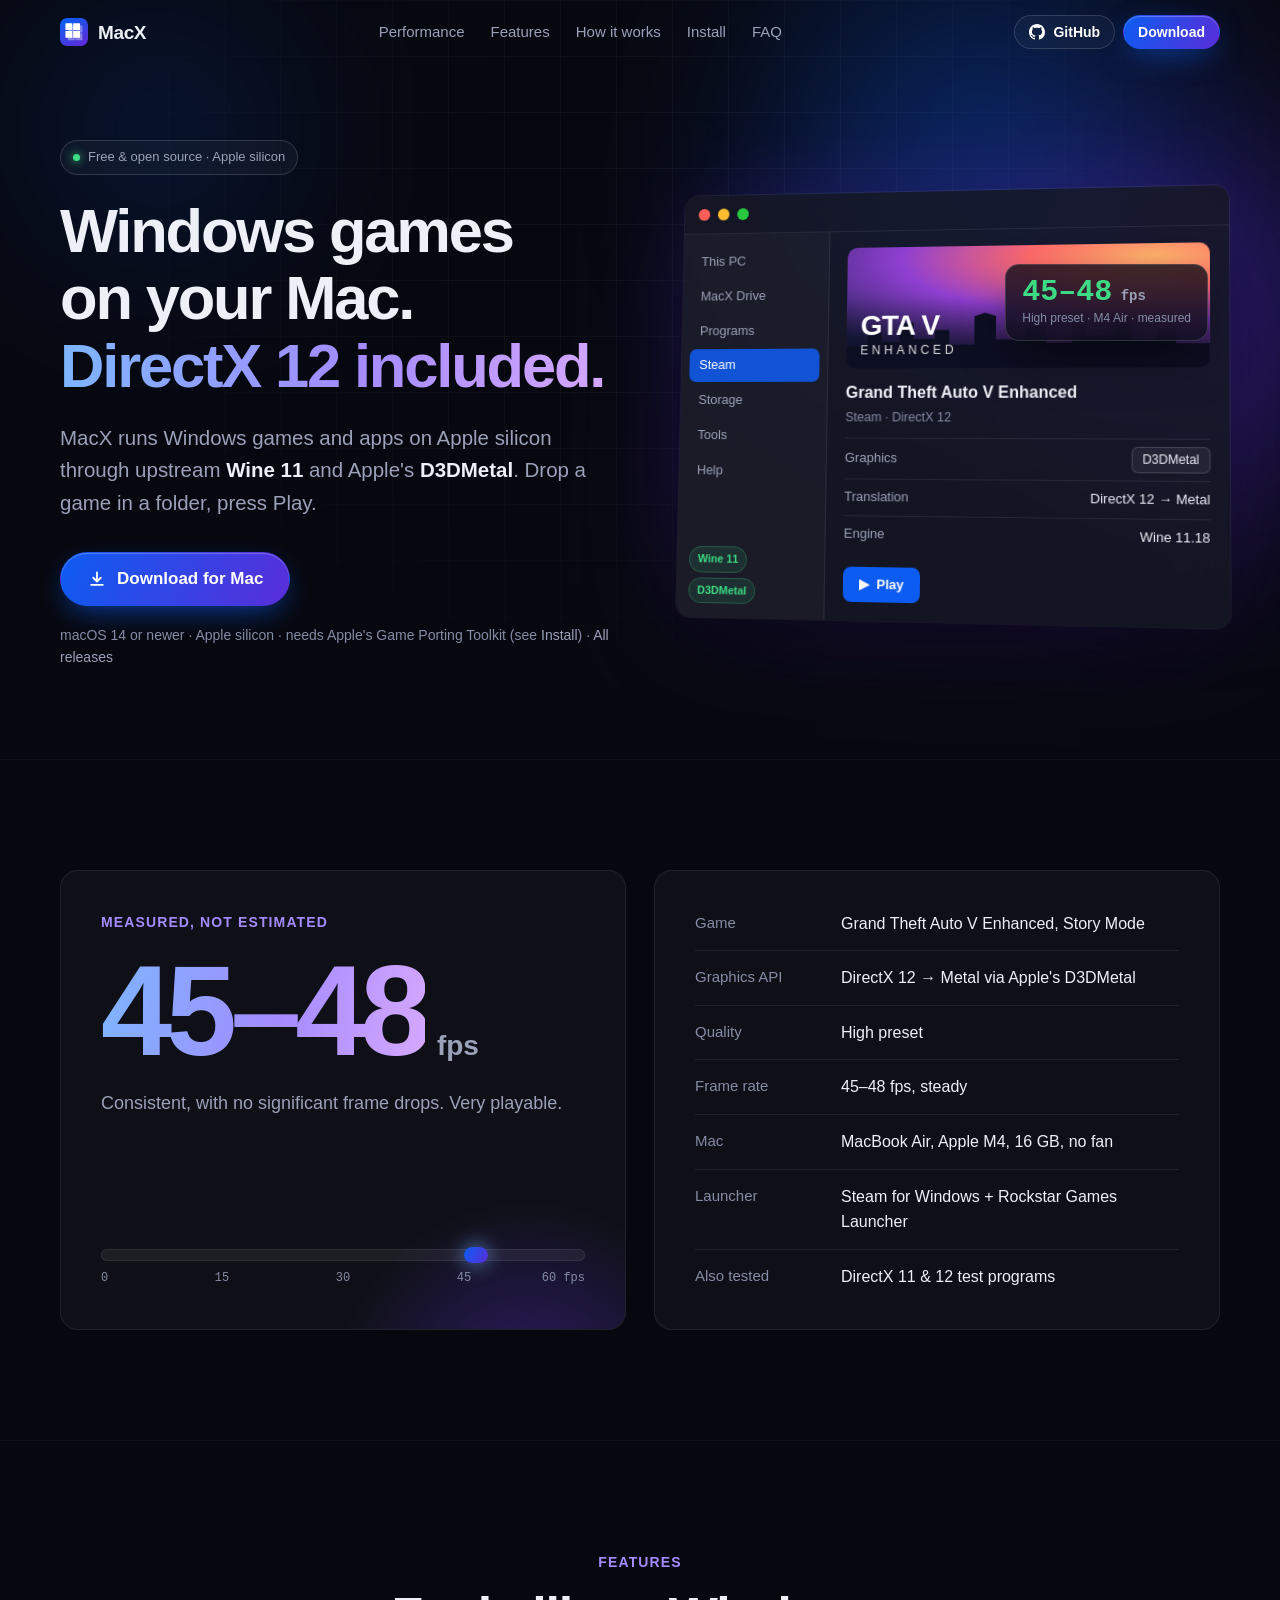
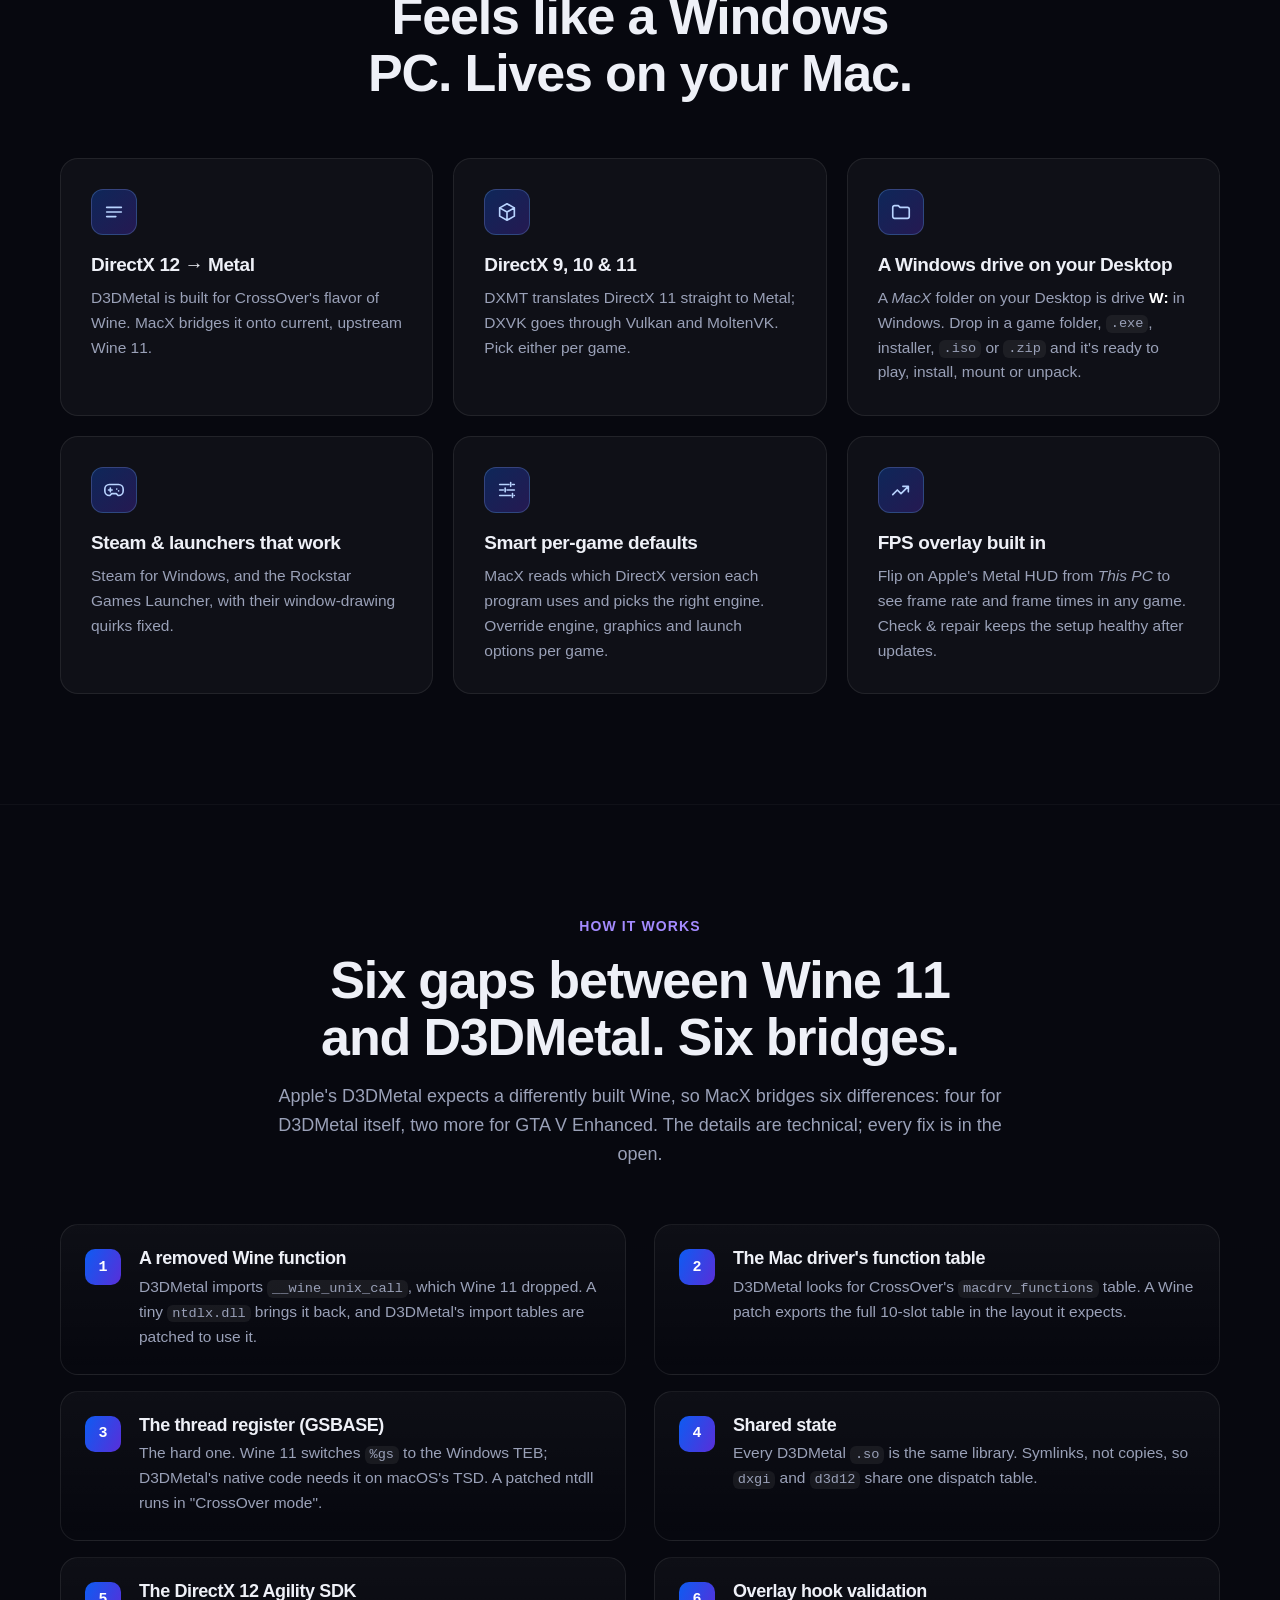
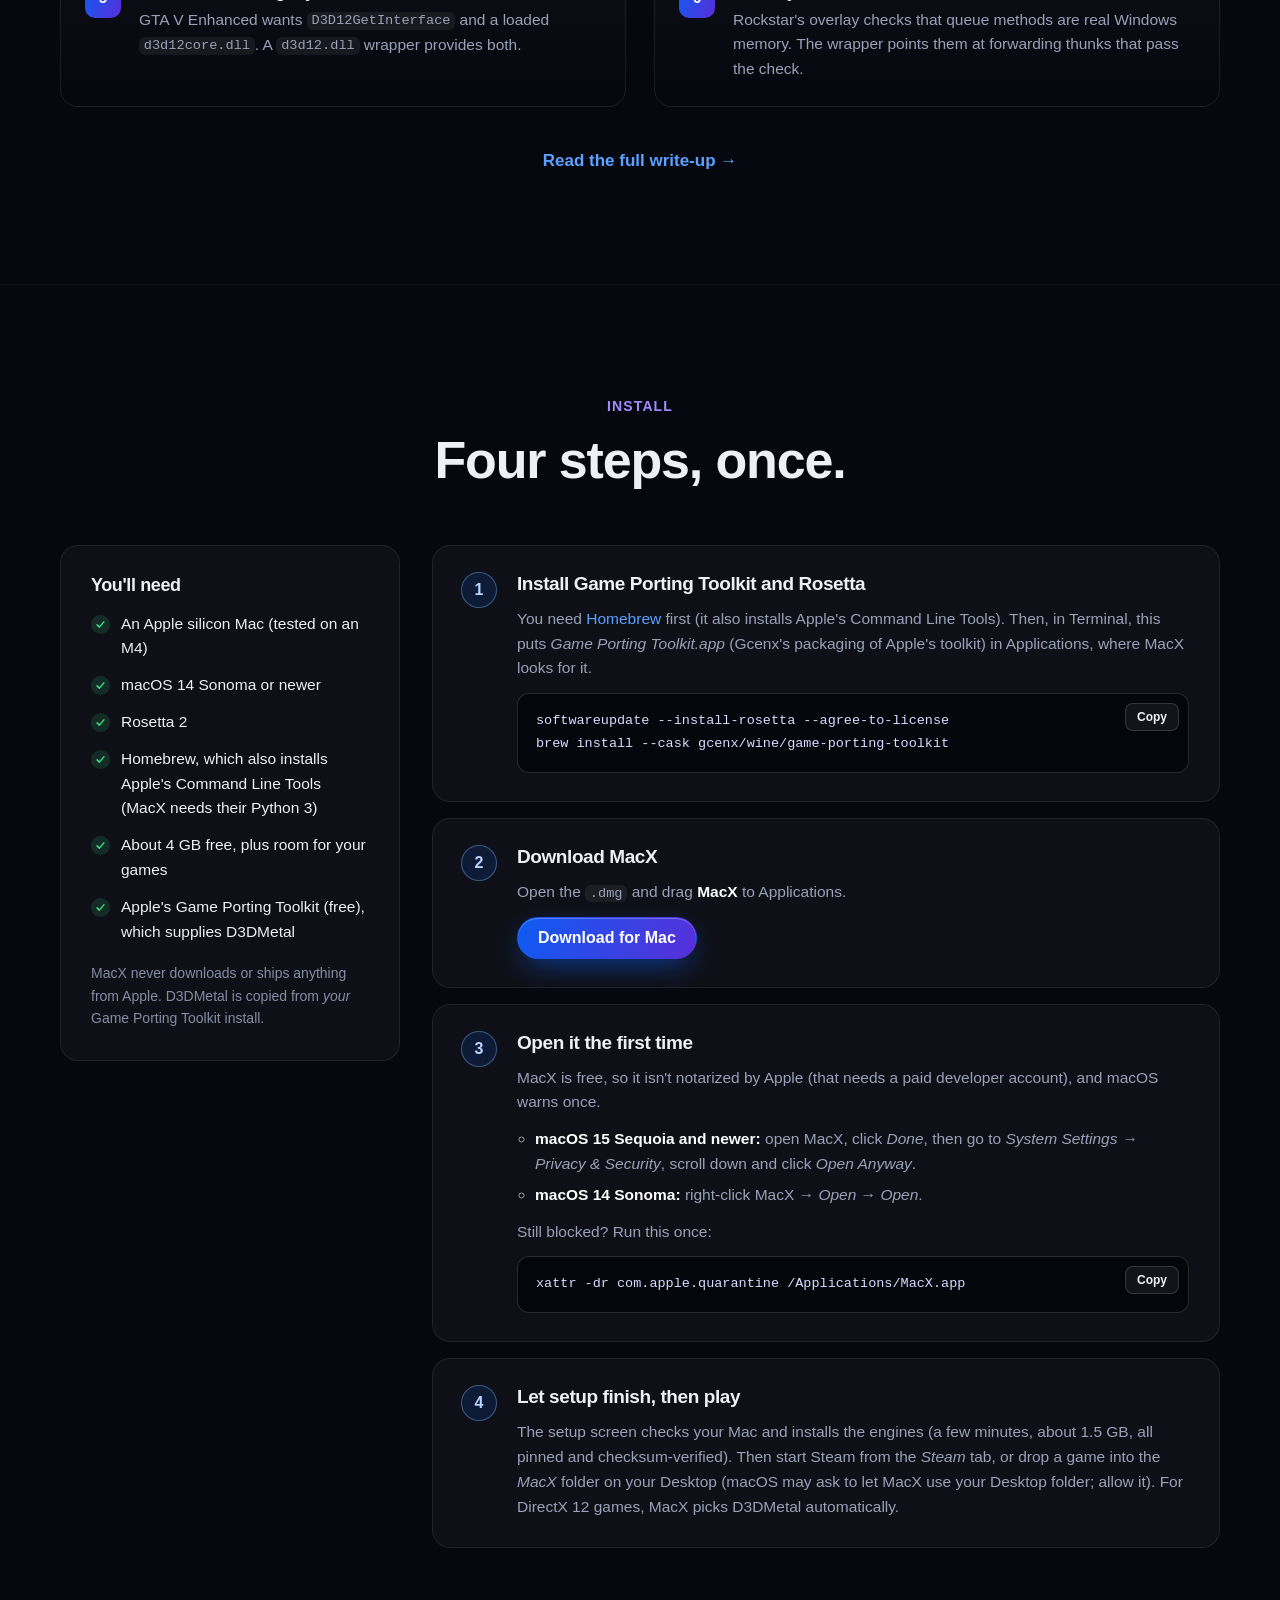
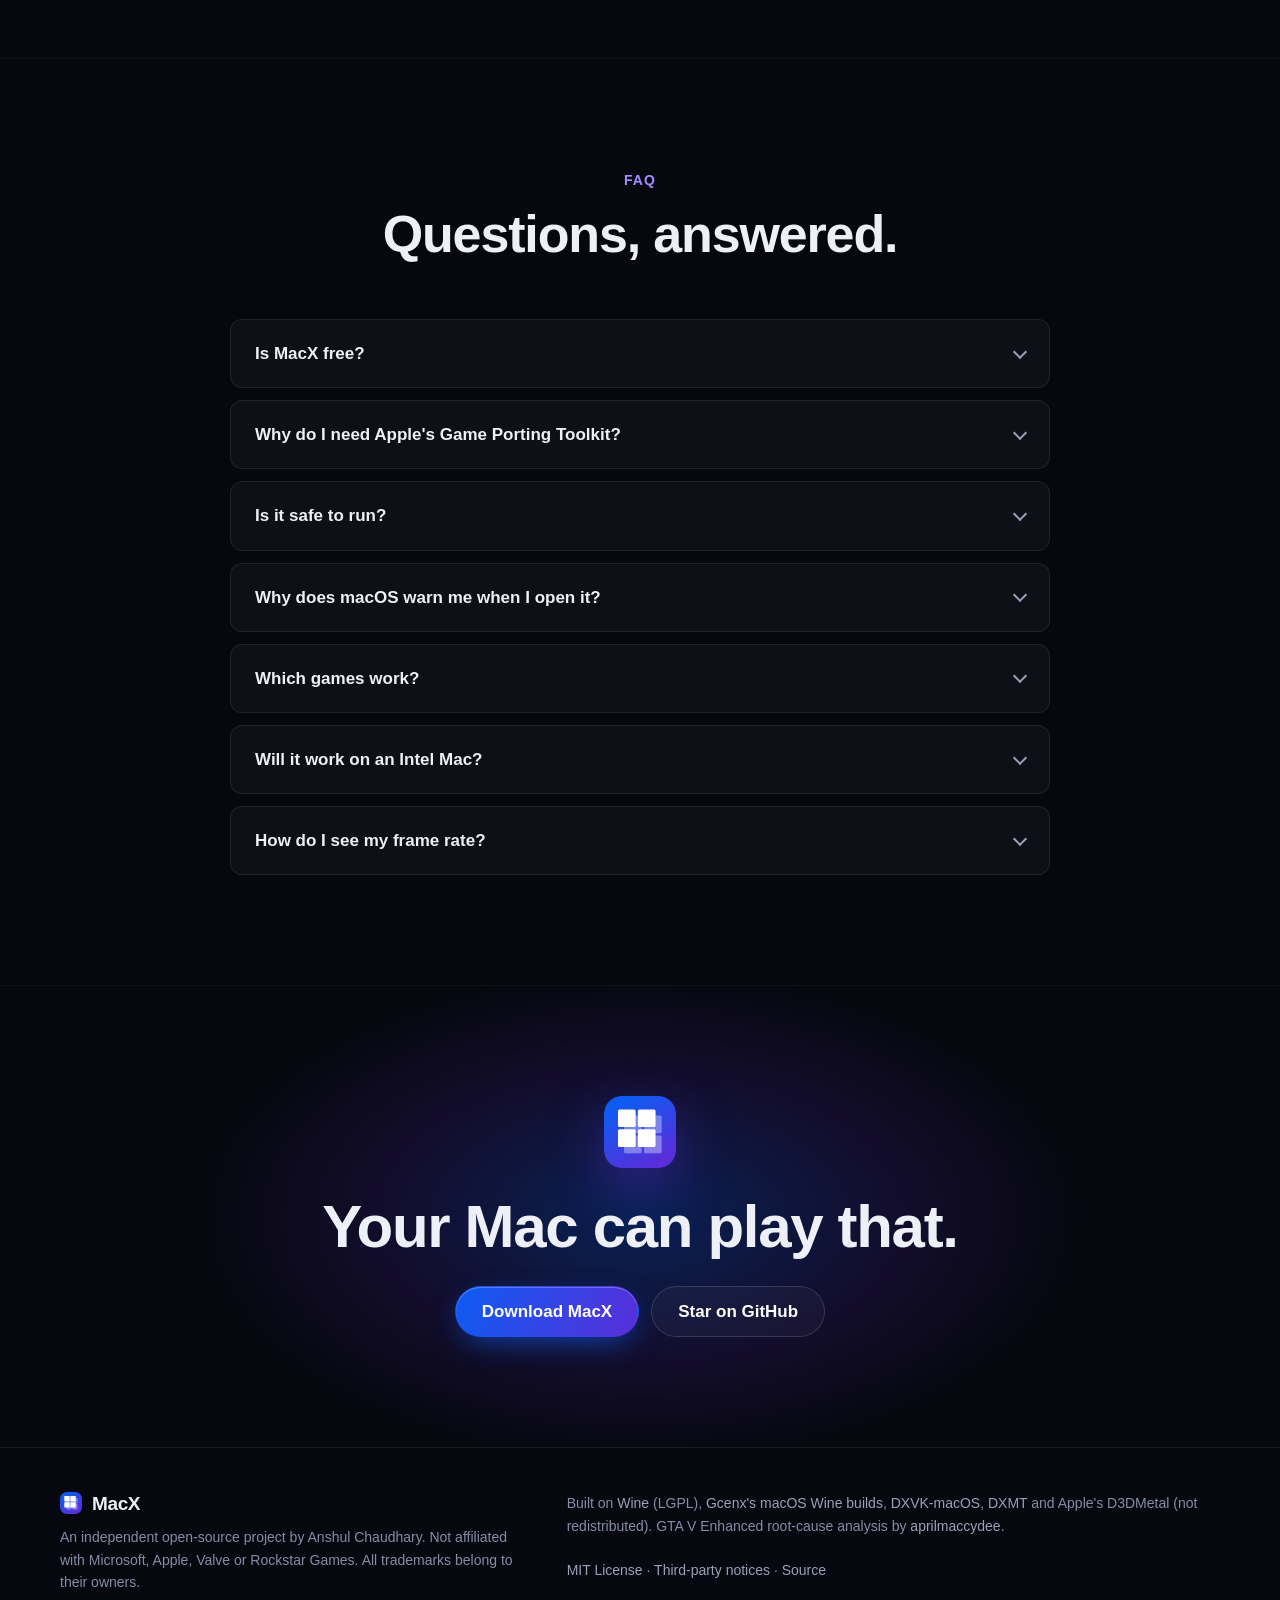
<file: site/index.html>
<!doctype html>
<html lang="en">
<head>
  <meta charset="utf-8">
  <meta name="viewport" content="width=device-width, initial-scale=1">
  <title>MacX: Windows games on Apple silicon</title>
  <meta name="description" content="MacX runs Windows games and apps on Apple silicon Macs, including DirectX 12, through upstream Wine 11 and Apple's D3DMetal. Free and open source.">
  <meta name="theme-color" content="#07080f">
  <meta name="color-scheme" content="dark">
  <link rel="canonical" href="https://anshul7122.github.io/macx/">
  <link rel="icon" href="assets/logo.svg" type="image/svg+xml">
  <link rel="apple-touch-icon" href="assets/apple-touch-icon.png">
  <meta property="og:type" content="website">
  <meta property="og:title" content="MacX: Windows games on Apple silicon, DirectX 12 included">
  <meta property="og:description" content="GTA V Enhanced at 45–48 fps on High, on a fanless MacBook Air M4. Free and open source.">
  <meta property="og:url" content="https://anshul7122.github.io/macx/">
  <meta property="og:image" content="https://anshul7122.github.io/macx/assets/og.png">
  <meta property="og:image:width" content="1200">
  <meta property="og:image:height" content="630">
  <meta property="og:image:alt" content="MacX: Windows games on your Mac, DirectX 12 included. GTA V Enhanced at 45 to 48 fps on a MacBook Air M4.">
  <meta name="twitter:card" content="summary_large_image">
  <link rel="stylesheet" href="styles.css">
  <script>document.documentElement.classList.add('js');window.__jsFail=setTimeout(function(){document.documentElement.classList.remove('js')},3000)</script>
  <script src="main.js" defer></script>
</head>
<body>
  <a class="skip" href="#main">Skip to content</a>

  <header class="nav" id="nav">
    <div class="wrap nav-inner">
      <a class="brand" href="#top" aria-label="MacX home">
        <img src="assets/logo.svg" alt="" width="28" height="28">
        <span>MacX</span>
      </a>
      <nav class="nav-links" aria-label="Sections">
        <a href="#watch">Watch</a>
        <a href="#performance">Performance</a>
        <a href="#features">Features</a>
        <a href="#how">How it works</a>
        <a href="#install">Install</a>
        <a href="#faq">FAQ</a>
      </nav>
      <div class="nav-cta">
        <a class="btn btn-ghost btn-sm" href="https://github.com/Anshul7122/macx" aria-label="MacX on GitHub">
          <svg viewBox="0 0 16 16" width="16" height="16" aria-hidden="true"><path fill="currentColor" d="M8 0C3.58 0 0 3.58 0 8c0 3.54 2.29 6.53 5.47 7.59.4.07.55-.17.55-.38 0-.19-.01-.82-.01-1.49-2.01.37-2.53-.49-2.69-.94-.09-.23-.48-.94-.82-1.13-.28-.15-.68-.52-.01-.53.63-.01 1.08.58 1.23.82.72 1.21 1.87.87 2.33.66.07-.52.28-.87.51-1.07-1.78-.2-3.64-.89-3.64-3.95 0-.87.31-1.59.82-2.15-.08-.2-.36-1.02.08-2.12 0 0 .67-.21 2.2.82.64-.18 1.32-.27 2-.27.68 0 1.36.09 2 .27 1.53-1.04 2.2-.82 2.2-.82.44 1.1.16 1.92.08 2.12.51.56.82 1.27.82 2.15 0 3.07-1.87 3.75-3.65 3.95.29.25.54.73.54 1.48 0 1.07-.01 1.93-.01 2.2 0 .21.15.46.55.38A8.01 8.01 0 0 0 16 8c0-4.42-3.58-8-8-8Z"/></svg>
          <span class="hide-sm">GitHub</span>
        </a>
        <a class="btn btn-primary btn-sm" href="#install">Download</a>
      </div>
    </div>
  </header>

  <main id="main">
    <!-- ============================================================ hero -->
    <section class="hero" id="top">
      <div class="aurora" aria-hidden="true"><i></i><i></i><i></i></div>
      <div class="wrap hero-grid">
        <div class="hero-copy">
          <p class="eyebrow"><span class="dot"></span> Free &amp; open source · Apple silicon</p>
          <h1>Windows games on your Mac. <span class="grad">DirectX&nbsp;12 included.</span></h1>
          <p class="lede">MacX runs Windows games and apps on Apple silicon through upstream <strong>Wine&nbsp;11</strong> and Apple's <strong>D3DMetal</strong>. Drop a game in a folder, press Play.</p>
          <div class="cta-row">
            <a class="btn btn-primary btn-lg" data-download href="https://github.com/Anshul7122/macx/releases/latest">
              <svg viewBox="0 0 24 24" width="20" height="20" aria-hidden="true" fill="none" stroke="currentColor" stroke-width="2.2" stroke-linecap="round" stroke-linejoin="round"><path d="M12 4v11m0 0 4.5-4.5M12 15l-4.5-4.5M5 19h14"/></svg>
              <span>Download for Mac</span>
            </a>
            <a class="btn btn-ghost btn-lg" href="#watch">
              <svg viewBox="0 0 24 24" width="18" height="18" aria-hidden="true"><path fill="currentColor" d="M8 5.14v13.72a1 1 0 0 0 1.52.85l11-6.86a1 1 0 0 0 0-1.7l-11-6.86A1 1 0 0 0 8 5.14Z"/></svg>
              <span>Watch GTA V run</span>
            </a>
          </div>
          <p class="meta" data-release-meta>macOS 14 or newer · Apple silicon · needs Apple's Game Porting Toolkit (see <a href="#install">Install</a>) · <a href="https://github.com/Anshul7122/macx/releases">All releases</a></p>
        </div>

        <!-- Illustration of the MacX window (labels match the real app) -->
        <figure class="hero-visual" aria-label="Illustration of the MacX app with GTA V Enhanced selected. The panel is a mock-up; the frame rate is our measured result.">
          <div class="window">
            <div class="titlebar"><i></i><i></i><i></i></div>
            <div class="win-body">
              <aside class="sidebar" aria-hidden="true">
                <span>This PC</span><span>MacX Drive</span><span>Programs</span>
                <span class="sel">Steam</span><span>Storage</span><span>Tools</span><span>Help</span>
                <div class="pills"><b>Wine 11</b><b>D3DMetal</b></div>
              </aside>
              <div class="pane">
                <div class="game-art" aria-hidden="true">
                  <span class="art-title">GTA V</span><span class="art-sub">Enhanced</span>
                </div>
                <p class="pane-title">Grand Theft Auto V Enhanced</p>
                <p class="pane-meta">Steam · DirectX 12</p>
                <div class="pane-row"><span>Graphics</span><span class="chip">D3DMetal</span></div>
                <div class="pane-row"><span>Translation</span><span>DirectX 12 → Metal</span></div>
                <div class="pane-row"><span>Engine</span><span>Wine 11.18</span></div>
                <div class="play">▶&nbsp; Play</div>
              </div>
            </div>
          </div>
          <div class="hud" aria-hidden="true">
            <span class="hud-fps"><b>45–48</b> fps</span>
            <span class="hud-sub">High preset · M4 Air · measured</span>
          </div>
        </figure>
      </div>
    </section>

    <!-- ============================================================ video -->
    <section class="section" id="watch">
      <div class="wrap">
        <header class="section-head">
          <p class="kicker">Watch it run</p>
          <h2>GTA V Enhanced on a MacBook&nbsp;Air.</h2>
          <p>Recorded on our own MacBook Air: DirectX 12, High preset, launched through Steam for Windows.</p>
        </header>
        <!-- Set data-youtube-id to the video ID (the part after watch?v=) -->
        <div class="video reveal" data-youtube-id="" data-title="GTA V Enhanced on MacX, MacBook Air M4">
          <div class="video-soon">
            <span class="play-ring" aria-hidden="true"><svg viewBox="0 0 24 24" width="28" height="28"><path fill="currentColor" d="M8 5.14v13.72a1 1 0 0 0 1.52.85l11-6.86a1 1 0 0 0 0-1.7l-11-6.86A1 1 0 0 0 8 5.14Z"/></svg></span>
            <strong>Gameplay recording coming soon</strong>
            <span>GTA V Enhanced · High · MacBook Air M4</span>
          </div>
        </div>
      </div>
    </section>

    <!-- ============================================================ performance -->
    <section class="section" id="performance">
      <div class="wrap perf">
        <h2 class="sr-only">Performance</h2>
        <div class="perf-big reveal">
          <p class="kicker">Measured, not estimated</p>
          <div class="fps-figure"><span class="grad">45–48</span><small>fps</small></div>
          <p class="perf-line">Consistent, with no significant frame drops. Very playable.</p>
          <div class="gauge" role="img" aria-label="Frame rate held between 45 and 48 fps on a 0 to 60 fps scale">
            <div class="gauge-track"><div class="gauge-band" style="--from:45;--to:48"></div></div>
            <div class="gauge-scale"><span>0</span><span>15</span><span>30</span><span>45</span><span>60 fps</span></div>
          </div>
        </div>
        <dl class="spec reveal">
          <div><dt>Game</dt><dd>Grand Theft Auto V Enhanced, Story Mode</dd></div>
          <div><dt>Graphics API</dt><dd>DirectX 12 → Metal via Apple's D3DMetal</dd></div>
          <div><dt>Quality</dt><dd>High preset</dd></div>
          <div><dt>Frame rate</dt><dd>45–48 fps, steady</dd></div>
          <div><dt>Mac</dt><dd>MacBook Air, Apple M4, 16 GB, no fan</dd></div>
          <div><dt>Launcher</dt><dd>Steam for Windows + Rockstar Games Launcher</dd></div>
          <div><dt>Also tested</dt><dd>DirectX 11 &amp; 12 test programs</dd></div>
        </dl>
      </div>
    </section>

    <!-- ============================================================ features -->
    <section class="section" id="features">
      <div class="wrap">
        <header class="section-head">
          <p class="kicker">Features</p>
          <h2>Feels like a Windows PC. Lives on your Mac.</h2>
        </header>
        <div class="cards">
          <article class="card reveal">
            <div class="ico"><svg viewBox="0 0 24 24"><path d="M4 7h16M4 12h16M4 17h10" /></svg></div>
            <h3>DirectX 12 → Metal</h3>
            <p>D3DMetal is built for CrossOver's flavor of Wine. MacX bridges it onto current, upstream Wine 11.</p>
          </article>
          <article class="card reveal">
            <div class="ico"><svg viewBox="0 0 24 24"><path d="M12 3l8 4.5v9L12 21l-8-4.5v-9z M12 12l8-4.5 M12 12v9 M12 12L4 7.5" /></svg></div>
            <h3>DirectX 9, 10 &amp; 11</h3>
            <p>DXMT translates DirectX 11 straight to Metal; DXVK goes through Vulkan and MoltenVK. Pick either per game.</p>
          </article>
          <article class="card reveal">
            <div class="ico"><svg viewBox="0 0 24 24"><path d="M3 7a2 2 0 0 1 2-2h4l2 2h8a2 2 0 0 1 2 2v8a2 2 0 0 1-2 2H5a2 2 0 0 1-2-2z" /></svg></div>
            <h3>A Windows drive on your Desktop</h3>
            <p>A <em>MacX</em> folder on your Desktop is drive <b>W:</b> in Windows. Drop in a game folder, <code>.exe</code>, installer, <code>.iso</code> or <code>.zip</code> and it's ready to play, install, mount or unpack.</p>
          </article>
          <article class="card reveal">
            <div class="ico"><svg viewBox="0 0 24 24"><path d="M6 12h4M8 10v4 M15 11h.01 M17 13h.01 M7 6h10a5 5 0 0 1 5 5v2a5 5 0 0 1-5 5h-.5l-2-2h-5l-2 2H7a5 5 0 0 1-5-5v-2a5 5 0 0 1 5-5z" /></svg></div>
            <h3>Steam &amp; launchers that work</h3>
            <p>Steam for Windows, and the Rockstar Games Launcher, with their window-drawing quirks fixed.</p>
          </article>
          <article class="card reveal">
            <div class="ico"><svg viewBox="0 0 24 24"><path d="M4 6h10M18 6h2M4 12h4M12 12h8M4 18h12M20 18h0 M16 4v4 M10 10v4 M18 16v4" /></svg></div>
            <h3>Smart per-game defaults</h3>
            <p>MacX reads which DirectX version each program uses and picks the right engine. Override engine, graphics and launch options per game.</p>
          </article>
          <article class="card reveal">
            <div class="ico"><svg viewBox="0 0 24 24"><path d="M3 17l5-5 4 4 8-8 M14 8h6v6" /></svg></div>
            <h3>FPS overlay built in</h3>
            <p>Flip on Apple's Metal HUD from <em>This PC</em> to see frame rate and frame times in any game. Check &amp; repair keeps the setup healthy after updates.</p>
          </article>
        </div>
      </div>
    </section>

    <!-- ============================================================ how it works -->
    <section class="section" id="how">
      <div class="wrap">
        <header class="section-head">
          <p class="kicker">How it works</p>
          <h2>Six gaps between Wine 11 and D3DMetal. Six bridges.</h2>
          <p>Apple's D3DMetal expects a differently built Wine, so MacX bridges six differences: four for D3DMetal itself, two more for GTA V Enhanced. The details are technical; every fix is in the open.</p>
        </header>
        <ol class="steps">
          <li class="reveal"><span class="n">1</span><div><h3>A removed Wine function</h3><p>D3DMetal imports <code>__wine_unix_call</code>, which Wine 11 dropped. A tiny <code>ntdlx.dll</code> brings it back, and D3DMetal's import tables are patched to use it.</p></div></li>
          <li class="reveal"><span class="n">2</span><div><h3>The Mac driver's function table</h3><p>D3DMetal looks for CrossOver's <code>macdrv_functions</code> table. A Wine patch exports the full 10-slot table in the layout it expects.</p></div></li>
          <li class="reveal"><span class="n">3</span><div><h3>The thread register (GSBASE)</h3><p>The hard one. Wine 11 switches <code>%gs</code> to the Windows TEB; D3DMetal's native code needs it on macOS's TSD. A patched ntdll runs in "CrossOver mode".</p></div></li>
          <li class="reveal"><span class="n">4</span><div><h3>Shared state</h3><p>Every D3DMetal <code>.so</code> is the same library. Symlinks, not copies, so <code>dxgi</code> and <code>d3d12</code> share one dispatch table.</p></div></li>
          <li class="reveal"><span class="n">5</span><div><h3>The DirectX 12 Agility SDK</h3><p>GTA V Enhanced wants <code>D3D12GetInterface</code> and a loaded <code>d3d12core.dll</code>. A <code>d3d12.dll</code> wrapper provides both.</p></div></li>
          <li class="reveal"><span class="n">6</span><div><h3>Overlay hook validation</h3><p>Rockstar's overlay checks that queue methods are real Windows memory. The wrapper points them at forwarding thunks that pass the check.</p></div></li>
        </ol>
        <p class="center"><a class="link-arrow" href="https://github.com/Anshul7122/macx/blob/main/docs/HOW-IT-WORKS.md">Read the full write-up</a></p>
      </div>
    </section>

    <!-- ============================================================ install -->
    <section class="section" id="install">
      <div class="wrap install">
        <header class="section-head">
          <p class="kicker">Install</p>
          <h2>Four steps, once.</h2>
        </header>

        <div class="install-grid">
          <aside class="req reveal">
            <h3>You'll need</h3>
            <ul class="checks">
              <li>An Apple silicon Mac (tested on an M4)</li>
              <li>macOS 14 Sonoma or newer</li>
              <li>Rosetta 2</li>
              <li>Homebrew, which also installs Apple's Command Line Tools (MacX needs their Python&nbsp;3)</li>
              <li>About 4 GB free, plus room for your games</li>
              <li>Apple's Game Porting Toolkit (free), which supplies D3DMetal</li>
            </ul>
            <p class="fine">MacX never downloads or ships anything from Apple. D3DMetal is copied from <em>your</em> Game Porting Toolkit install.</p>
          </aside>

          <ol class="install-steps">
            <li class="reveal">
              <h3>Install Game Porting Toolkit and Rosetta</h3>
              <p>You need <a href="https://brew.sh">Homebrew</a> first (it also installs Apple's Command Line Tools). Then, in Terminal, this puts <em>Game Porting Toolkit.app</em> (Gcenx's packaging of Apple's toolkit) in Applications, where MacX looks for it.</p>
              <div class="code"><code>softwareupdate --install-rosetta --agree-to-license
brew install --cask gcenx/wine/game-porting-toolkit</code><button class="copy" type="button" aria-label="Copy commands">Copy</button></div>
            </li>
            <li class="reveal">
              <h3>Download MacX</h3>
              <p>Open the <code>.dmg</code> and drag <b>MacX</b> to Applications.</p>
              <a class="btn btn-primary" data-download href="https://github.com/Anshul7122/macx/releases/latest">Download for Mac</a>
              <p class="fine" data-release-sha></p>
              <span class="sr-only" id="copy-status" role="status" aria-live="polite"></span>
            </li>
            <li class="reveal">
              <h3>Open it the first time</h3>
              <p>MacX is free, so it isn't notarized by Apple (that needs a paid developer account), and macOS warns once.</p>
              <ul class="os">
                <li><b>macOS 15 Sequoia and newer:</b> open MacX, click <em>Done</em>, then go to <em>System Settings → Privacy &amp; Security</em>, scroll down and click <em>Open Anyway</em>.</li>
                <li><b>macOS 14 Sonoma:</b> right-click MacX → <em>Open</em> → <em>Open</em>.</li>
              </ul>
              <p>Still blocked? Run this once:</p>
              <div class="code"><code>xattr -dr com.apple.quarantine /Applications/MacX.app</code><button class="copy" type="button" aria-label="Copy command">Copy</button></div>
            </li>
            <li class="reveal">
              <h3>Let setup finish, then play</h3>
              <p>The setup screen checks your Mac and installs the engines (a few minutes, about 1.5&nbsp;GB, all pinned and checksum-verified). Then start Steam from the <em>Steam</em> tab, or drop a game into the <em>MacX</em> folder on your Desktop (macOS may ask to let MacX use your Desktop folder; allow it). For DirectX 12 games, MacX picks D3DMetal automatically.</p>
            </li>
          </ol>
        </div>
      </div>
    </section>

    <!-- ============================================================ faq -->
    <section class="section" id="faq">
      <div class="wrap narrow">
        <header class="section-head">
          <p class="kicker">FAQ</p>
          <h2>Questions, answered.</h2>
        </header>
        <div class="faq">
          <details class="reveal">
            <summary>Is MacX free?</summary>
            <p>Yes. MacX is free and open source under the MIT license. The engines it builds on (Wine, DXVK, DXMT) are open source too.</p>
          </details>
          <details class="reveal">
            <summary>Why do I need Apple's Game Porting Toolkit?</summary>
            <p>D3DMetal, Apple's DirectX 12 → Metal translator, comes with Game Porting Toolkit and can't be redistributed. MacX imports it from your own install on first setup. DirectX 9–11 games can also run on DXMT or DXVK.</p>
          </details>
          <details class="reveal">
            <summary>Is it safe to run?</summary>
            <p>All of MacX's code is public on GitHub. Its downloads (Gcenx's Wine 11 build, DXVK-macOS, DXMT) are pinned to exact versions and checked against SHA-256 checksums before use. Each release lists the <code>.dmg</code>'s checksum so you can verify it.</p>
          </details>
          <details class="reveal">
            <summary>Why does macOS warn me when I open it?</summary>
            <p>Apple only skips that warning for apps notarized through a paid developer account. MacX is ad-hoc signed instead. The steps above let it open; you only need to do it once.</p>
          </details>
          <details class="reveal">
            <summary>Which games work?</summary>
            <p>GTA V Enhanced (DirectX 12, via Steam) is the game tested end to end, plus DirectX 11 and 12 test programs. Other games may or may not work. Anti-cheat that needs a Windows kernel driver won't. Tell us what you try on <a href="https://github.com/Anshul7122/macx/issues">GitHub Issues</a>.</p>
          </details>
          <details class="reveal">
            <summary>Will it work on an Intel Mac?</summary>
            <p>No. D3DMetal and MacX's engine target Apple silicon (M1 and later).</p>
          </details>
          <details class="reveal">
            <summary>How do I see my frame rate?</summary>
            <p>Turn on <em>Show FPS overlay in games</em> in MacX's <em>This PC</em> tab. It uses Apple's Metal HUD, and takes effect the next time Steam starts.</p>
          </details>
        </div>
      </div>
    </section>

    <!-- ============================================================ final cta -->
    <section class="section final">
      <div class="wrap final-inner reveal">
        <img src="assets/logo.svg" alt="" width="72" height="72">
        <h2>Your Mac can play that.</h2>
        <div class="cta-row center">
          <a class="btn btn-primary btn-lg" data-download href="https://github.com/Anshul7122/macx/releases/latest">Download MacX</a>
          <a class="btn btn-ghost btn-lg" href="https://github.com/Anshul7122/macx">Star on GitHub</a>
        </div>
      </div>
    </section>
  </main>

  <footer class="footer">
    <div class="wrap footer-inner">
      <div>
        <a class="brand" href="#top"><img src="assets/logo.svg" alt="" width="22" height="22"><span>MacX</span></a>
        <p class="fine">An independent open-source project by Anshul Chaudhary. Not affiliated with Microsoft, Apple, Valve or Rockstar Games. All trademarks belong to their owners.</p>
      </div>
      <div class="credits">
        <p class="fine">Built on <a href="https://www.winehq.org">Wine</a> (LGPL), <a href="https://github.com/Gcenx/macOS_Wine_builds">Gcenx's macOS Wine builds</a>, <a href="https://github.com/Gcenx/DXVK-macOS">DXVK-macOS</a>, <a href="https://github.com/3Shain/dxmt">DXMT</a> and Apple's D3DMetal (not redistributed). GTA V Enhanced root-cause analysis by <a href="https://github.com/aprilmaccydee/gta5enhanced-mac">aprilmaccydee</a>.</p>
        <p class="fine"><a href="https://github.com/Anshul7122/macx/blob/main/LICENSE">MIT License</a> · <a href="https://github.com/Anshul7122/macx/blob/main/THIRD_PARTY_NOTICES.md">Third-party notices</a> · <a href="https://github.com/Anshul7122/macx">Source</a></p>
      </div>
    </div>
  </footer>
</body>
</html>
</file>
<file: site/styles.css>
/* MacX site. Colors come from the app icon (app/make-icon.swift). */
:root {
  --bg: #07080f;
  --bg-2: #0b0d18;
  --surface: rgba(255, 255, 255, 0.035);
  --surface-2: rgba(255, 255, 255, 0.06);
  --border: rgba(255, 255, 255, 0.08);
  --border-2: rgba(255, 255, 255, 0.14);
  --text: #eef0f7;
  --muted: #9aa1b8;
  --faint: #858ca5;
  --blue: #0d5cf2;
  --violet: #592ed9;
  --sky: #5aa2ff;
  --lilac: #a48bff;
  --green: #3ddc84;
  --grad: linear-gradient(115deg, var(--blue), var(--violet));
  --grad-text: linear-gradient(100deg, #7cb6ff 0%, #a48bff 55%, #d6a8ff 100%);
  --radius: 18px;
  --radius-sm: 12px;
  --shadow: 0 30px 80px -20px rgba(0, 0, 0, 0.7), 0 0 0 1px var(--border);
  --font: -apple-system, BlinkMacSystemFont, "SF Pro Text", "Inter", "Segoe UI", Roboto, "Helvetica Neue", Arial, sans-serif;
  --display: -apple-system, BlinkMacSystemFont, "SF Pro Display", "Inter", "Segoe UI", Roboto, "Helvetica Neue", Arial, sans-serif;
  --mono: ui-monospace, "SF Mono", SFMono-Regular, Menlo, Consolas, monospace;
  color-scheme: dark;
}

*, *::before, *::after { box-sizing: border-box; }
html { scroll-behavior: smooth; scroll-padding-top: 80px; -webkit-text-size-adjust: 100%; }
body {
  margin: 0;
  background: var(--bg);
  color: var(--text);
  font: 400 17px/1.6 var(--font);
  -webkit-font-smoothing: antialiased;
  overflow-x: hidden;
}
img, svg { display: block; max-width: 100%; }
a { color: var(--sky); text-decoration: none; }
a:hover { text-decoration: underline; text-underline-offset: 3px; }
h1, h2, h3 { font-family: var(--display); line-height: 1.1; margin: 0; letter-spacing: -0.022em; text-wrap: balance; }
p { margin: 0; }
code { font-family: var(--mono); font-size: 0.88em; background: var(--surface-2); padding: 0.1em 0.35em; border-radius: 6px; }
strong, b { font-weight: 600; color: #fff; }
::selection { background: rgba(89, 46, 217, 0.55); }
:focus-visible { outline: 2px solid var(--sky); outline-offset: 3px; border-radius: 6px; }

.wrap { width: min(1160px, 100% - 32px); margin-inline: auto; }
.narrow { width: min(820px, 100% - 32px); }
.center { text-align: center; justify-content: center; }
.grad { background: var(--grad-text); -webkit-background-clip: text; background-clip: text; color: transparent; }
.fine { font-size: 14px; color: var(--faint); }
.skip { position: absolute; left: -999px; top: 8px; background: #fff; color: #000; padding: 8px 12px; border-radius: 8px; z-index: 100; }
.skip:focus { left: 8px; }

/* ---------------------------------------------------------------- buttons */
.btn {
  display: inline-flex; align-items: center; gap: 10px;
  padding: 12px 20px; border-radius: 999px;
  font: 600 16px/1 var(--font); color: #fff; white-space: nowrap;
  border: 1px solid transparent; cursor: pointer;
  transition: transform 0.2s ease, box-shadow 0.2s ease, background 0.2s ease, border-color 0.2s ease;
}
.btn:hover { text-decoration: none; transform: translateY(-1px); }
.btn:active { transform: translateY(0); }
.btn-primary { background: var(--grad); box-shadow: 0 10px 30px -8px rgba(13, 92, 242, 0.7), inset 0 1px 0 rgba(255, 255, 255, 0.25); }
.btn-primary:hover { box-shadow: 0 14px 40px -8px rgba(89, 46, 217, 0.85), inset 0 1px 0 rgba(255, 255, 255, 0.3); }
.btn-ghost { background: var(--surface); border-color: var(--border-2); backdrop-filter: blur(10px); }
.btn-ghost:hover { background: var(--surface-2); border-color: rgba(255, 255, 255, 0.24); }
.btn-lg { padding: 16px 26px; font-size: 17px; }
.btn-sm { padding: 8px 14px; font-size: 14px; gap: 8px; }
.cta-row { display: flex; flex-wrap: wrap; gap: 12px; }

/* ---------------------------------------------------------------- nav */
.nav {
  position: fixed; inset: 0 0 auto; z-index: 50;
  border-bottom: 1px solid transparent;
  transition: background 0.3s ease, border-color 0.3s ease;
}
.nav.scrolled { background: rgba(7, 8, 15, 0.72); backdrop-filter: saturate(160%) blur(18px); -webkit-backdrop-filter: saturate(160%) blur(18px); border-color: var(--border); }
.nav-inner { display: flex; align-items: center; justify-content: space-between; height: 64px; gap: 16px; }
.brand { display: inline-flex; align-items: center; gap: 10px; color: var(--text); font: 700 19px/1 var(--display); letter-spacing: -0.02em; }
.brand:hover { text-decoration: none; }
.brand img { border-radius: 7px; }
.nav-links { display: flex; gap: 26px; }
.nav-links a { color: var(--muted); font-size: 15px; }
.nav-links a:hover { color: var(--text); text-decoration: none; }
.nav-cta { display: flex; gap: 8px; }

/* ---------------------------------------------------------------- hero */
.hero { position: relative; padding: 140px 0 90px; overflow: hidden; isolation: isolate; }
.aurora { position: absolute; inset: -20% -10% auto; height: 120%; z-index: -1; pointer-events: none; }
.aurora i { position: absolute; border-radius: 50%; filter: blur(90px); opacity: 0.55; animation: drift 18s ease-in-out infinite alternate; }
.aurora i:nth-child(1) { width: 620px; height: 620px; left: 52%; top: 0; background: radial-gradient(circle, rgba(13, 92, 242, 0.9), transparent 65%); }
.aurora i:nth-child(2) { width: 540px; height: 540px; left: 70%; top: 22%; background: radial-gradient(circle, rgba(89, 46, 217, 0.9), transparent 65%); animation-delay: -6s; }
.aurora i:nth-child(3) { width: 420px; height: 420px; left: 5%; top: 8%; background: radial-gradient(circle, rgba(13, 92, 242, 0.45), transparent 65%); animation-delay: -12s; }
@keyframes drift { to { transform: translate3d(-60px, 40px, 0) scale(1.08); } }
.hero::after {
  content: ""; position: absolute; inset: 0; z-index: -1; pointer-events: none;
  background-image: linear-gradient(rgba(255, 255, 255, 0.035) 1px, transparent 1px), linear-gradient(90deg, rgba(255, 255, 255, 0.035) 1px, transparent 1px);
  background-size: 56px 56px;
  mask-image: radial-gradient(ellipse at 50% 30%, #000 20%, transparent 70%);
  -webkit-mask-image: radial-gradient(ellipse at 50% 30%, #000 20%, transparent 70%);
}
.hero-grid { display: grid; grid-template-columns: 1.05fr 1fr; gap: 56px; align-items: center; }
.eyebrow {
  display: inline-flex; align-items: center; gap: 8px;
  padding: 6px 12px; border-radius: 999px; background: var(--surface); border: 1px solid var(--border-2);
  font-size: 13px; color: var(--muted); margin-bottom: 22px;
}
.dot { width: 7px; height: 7px; border-radius: 50%; background: var(--green); box-shadow: 0 0 10px var(--green); }
.hero h1 { font-size: clamp(40px, 4.8vw, 62px); font-weight: 700; letter-spacing: -0.035em; }
.hero h1 .grad { display: inline; }
.lede { margin: 22px 0 32px; font-size: clamp(18px, 1.6vw, 21px); color: var(--muted); max-width: 34em; }
.lede strong { color: var(--text); }
.meta { margin-top: 18px; font-size: 14px; color: var(--faint); }
.meta a { color: var(--muted); }

/* the illustrated window */
.hero-visual { position: relative; margin: 0; perspective: 1400px; }
.window {
  border-radius: 14px; overflow: hidden; background: rgba(22, 24, 38, 0.82);
  backdrop-filter: blur(24px); box-shadow: var(--shadow), 0 0 120px -30px rgba(89, 46, 217, 0.6);
  transform: rotateY(-8deg) rotateX(4deg); transform-origin: left center;
  transition: transform 0.8s cubic-bezier(.2, .7, .2, 1);
}
.hero-visual:hover .window { transform: rotateY(-3deg) rotateX(2deg); }
.titlebar { display: flex; gap: 8px; padding: 13px 14px; border-bottom: 1px solid var(--border); }
.titlebar i { width: 12px; height: 12px; border-radius: 50%; background: #ff5f57; }
.titlebar i:nth-child(2) { background: #febc2e; }
.titlebar i:nth-child(3) { background: #28c840; }
.win-body { display: grid; grid-template-columns: 150px 1fr; min-height: 360px; }
.sidebar { display: flex; flex-direction: column; gap: 2px; padding: 12px 8px; background: rgba(255, 255, 255, 0.025); border-right: 1px solid var(--border); font-size: 13px; color: var(--muted); }
.sidebar span { padding: 6px 10px; border-radius: 7px; }
.sidebar .sel { background: rgba(13, 92, 242, 0.85); color: #fff; }
.pills { margin-top: auto; display: flex; flex-direction: column; gap: 5px; padding: 8px 4px 2px; }
.pills b { font-size: 11px; font-weight: 600; color: var(--green); padding: 3px 8px; border-radius: 999px; background: rgba(61, 220, 132, 0.1); border: 1px solid rgba(61, 220, 132, 0.25); width: fit-content; }
.pane { padding: 16px 18px 18px; }
.game-art {
  height: 120px; border-radius: 10px; margin-bottom: 14px; position: relative; overflow: hidden;
  display: flex; flex-direction: column; justify-content: flex-end; padding: 12px 14px;
  background:
    linear-gradient(to top, rgba(0, 0, 0, 0.55), transparent 60%),
    radial-gradient(120% 90% at 85% 10%, #ffb36b 0%, #ff6a6a 28%, #8f3fd1 58%, #1b1f4a 100%);
}
.game-art::before { /* skyline */
  content: ""; position: absolute; inset: auto 0 0; height: 48%;
  clip-path: polygon(0 100%, 0 62%, 6% 62%, 6% 40%, 10% 40%, 10% 55%, 15% 55%, 15% 22%, 19% 22%, 19% 50%, 25% 50%, 25% 35%, 29% 35%, 29% 60%, 36% 60%, 36% 12%, 39% 6%, 42% 12%, 42% 52%, 50% 52%, 50% 30%, 56% 30%, 56% 58%, 63% 58%, 63% 26%, 67% 26%, 67% 46%, 74% 46%, 74% 16%, 79% 16%, 79% 52%, 86% 52%, 86% 34%, 91% 34%, 91% 60%, 100% 60%, 100% 100%);
  background: #0c0e22;
}
.art-title, .art-sub { position: relative; color: #fff; font-family: var(--display); line-height: 1; }
.art-title { font-size: 28px; font-weight: 800; letter-spacing: -0.03em; }
.art-sub { font-size: 12px; letter-spacing: 0.3em; text-transform: uppercase; opacity: 0.85; margin-top: 4px; }
.pane-meta { font-size: 12.5px; color: var(--faint); margin: 3px 0 10px; }
.pane-row { display: flex; justify-content: space-between; align-items: center; font-size: 13px; padding: 7px 0; border-top: 1px solid var(--border); color: var(--muted); }
.pane-row span:last-child { color: var(--text); }
.chip { font-size: 12px; padding: 2px 9px; border-radius: 6px; background: var(--surface-2); border: 1px solid var(--border-2); }
.play { margin-top: 14px; display: inline-flex; padding: 7px 16px; border-radius: 8px; background: var(--blue); color: #fff; font-size: 13px; font-weight: 600; }
.hud {
  position: absolute; right: 12px; top: 70px;
  display: flex; flex-direction: column; gap: 2px;
  padding: 12px 16px; border-radius: 14px;
  background: rgba(10, 12, 22, 0.78); border: 1px solid var(--border-2);
  backdrop-filter: blur(16px); -webkit-backdrop-filter: blur(16px);
  box-shadow: 0 20px 50px -10px rgba(0, 0, 0, 0.6);
  animation: float 6s ease-in-out infinite;
}
.hud-fps { font: 600 14px/1 var(--mono); color: var(--muted); }
.hud-fps b { font-size: 30px; color: var(--green); font-variant-numeric: tabular-nums; }
.hud-sub { font-size: 12px; color: var(--faint); }
@keyframes float { 50% { transform: translateY(-10px); } }

/* ---------------------------------------------------------------- sections */
.section { padding: 110px 0; position: relative; }
.section + .section { border-top: 1px solid rgba(255, 255, 255, 0.04); }
.section-head { text-align: center; max-width: 760px; margin: 0 auto 56px; }
.section-head h2 { font-size: clamp(32px, 4.4vw, 52px); font-weight: 700; }
.section-head p:not(.kicker) { margin-top: 16px; color: var(--muted); font-size: 18px; }
.kicker { font-size: 14px; font-weight: 600; letter-spacing: 0.08em; text-transform: uppercase; color: var(--lilac); margin-bottom: 14px; }

/* video */
.video {
  position: relative; aspect-ratio: 16 / 9; border-radius: var(--radius); overflow: hidden;
  background: radial-gradient(80% 120% at 50% 0%, rgba(13, 92, 242, 0.35), transparent 60%), var(--bg-2);
  box-shadow: var(--shadow), 0 0 140px -40px rgba(13, 92, 242, 0.7);
}
.video iframe, .video .facade { position: absolute; inset: 0; width: 100%; height: 100%; border: 0; }
.facade { padding: 0; cursor: pointer; background: #000 center / cover no-repeat; display: grid; place-items: center; }
.facade::after { content: ""; position: absolute; inset: 0; background: radial-gradient(circle, transparent 30%, rgba(0, 0, 0, 0.45)); }
.play-ring {
  position: relative; z-index: 1; width: 84px; height: 84px; border-radius: 50%; display: grid; place-items: center;
  background: var(--grad); color: #fff; box-shadow: 0 0 0 10px rgba(255, 255, 255, 0.08), 0 20px 60px -10px rgba(89, 46, 217, 0.9);
  transition: transform 0.25s ease;
}
.play-ring svg { margin-left: 4px; }
.facade:hover .play-ring { transform: scale(1.07); }
.video-soon { position: absolute; inset: 0; display: flex; flex-direction: column; align-items: center; justify-content: center; gap: 10px; text-align: center; padding: 16px; }
.video-soon .play-ring { opacity: 0.75; margin-bottom: 10px; }
.video-soon strong { font-size: 20px; }
.video-soon span:last-child { color: var(--muted); font-size: 15px; }

/* performance */
.perf { display: grid; grid-template-columns: 1fr 1fr; gap: 28px; align-items: stretch; }
.perf-big, .spec {
  border-radius: var(--radius); background: var(--surface); border: 1px solid var(--border); padding: 40px;
}
.perf-big { position: relative; overflow: hidden; display: flex; flex-direction: column; }
.perf-big .gauge { margin-top: auto; }
.perf-big::before { content: ""; position: absolute; inset: auto -20% -60% auto; width: 420px; height: 420px; background: radial-gradient(circle, rgba(89, 46, 217, 0.4), transparent 65%); pointer-events: none; }
[hidden] { display: none !important; }
.sr-only { position: absolute; width: 1px; height: 1px; margin: -1px; padding: 0; overflow: hidden; clip: rect(0 0 0 0); white-space: nowrap; border: 0; }
.pane-title { font: 600 16px/1.3 var(--display); }
.fps-figure { display: flex; align-items: baseline; gap: 12px; font-family: var(--display); }
.fps-figure .grad { font-size: clamp(76px, 10vw, 128px); font-weight: 800; letter-spacing: -0.05em; line-height: 1; font-variant-numeric: tabular-nums; }
.fps-figure small { font-size: 28px; font-weight: 600; color: var(--muted); }
.perf-line { margin: 14px 0 34px; color: var(--muted); font-size: 18px; }
.gauge-track { position: relative; height: 12px; border-radius: 999px; background: var(--surface-2); border: 1px solid var(--border); }
.gauge-band {
  position: absolute; top: -3px; bottom: -3px; border-radius: 999px;
  left: calc(var(--from) / 60 * 100%); width: calc((var(--to) - var(--from)) / 60 * 100%);
  min-width: 14px; background: var(--grad); box-shadow: 0 0 20px rgba(124, 182, 255, 0.8);
}
.gauge-scale { position: relative; height: 18px; margin-top: 10px; font: 12px var(--mono); color: var(--faint); }
.gauge-scale span { position: absolute; transform: translateX(-50%); white-space: nowrap; }
.gauge-scale span:nth-child(1) { left: 0; transform: none; }
.gauge-scale span:nth-child(2) { left: 25%; }
.gauge-scale span:nth-child(3) { left: 50%; }
.gauge-scale span:nth-child(4) { left: 75%; }
.gauge-scale span:nth-child(5) { left: 100%; transform: translateX(-100%); }
.spec { margin: 0; display: grid; gap: 0; }
.spec div { display: grid; grid-template-columns: 130px 1fr; gap: 16px; padding: 14px 0; border-bottom: 1px solid var(--border); }
.spec div:first-child { padding-top: 0; }
.spec div:last-child { border-bottom: 0; padding-bottom: 0; }
.spec dt { color: var(--faint); font-size: 15px; }
.spec dd { margin: 0; font-size: 16px; }

/* feature cards */
.cards { display: grid; grid-template-columns: repeat(3, 1fr); gap: 20px; }
.card {
  position: relative; padding: 30px; border-radius: var(--radius); background: var(--surface); border: 1px solid var(--border);
  transition: border-color 0.3s ease, background 0.3s ease, transform 0.3s ease;
}
.card:hover { border-color: rgba(124, 182, 255, 0.35); background: rgba(255, 255, 255, 0.05); transform: translateY(-3px); }
.ico { width: 46px; height: 46px; border-radius: 12px; display: grid; place-items: center; background: linear-gradient(135deg, rgba(13, 92, 242, 0.3), rgba(89, 46, 217, 0.3)); border: 1px solid rgba(124, 182, 255, 0.25); margin-bottom: 20px; }
.ico svg { width: 22px; height: 22px; fill: none; stroke: #b9d4ff; stroke-width: 1.8; stroke-linecap: round; stroke-linejoin: round; }
.card h3 { font-size: 19px; font-weight: 600; margin-bottom: 10px; }
.card p { color: var(--muted); font-size: 15.5px; }

/* how it works */
.steps { list-style: none; margin: 0 0 40px; padding: 0; display: grid; grid-template-columns: repeat(2, 1fr); gap: 16px 28px; counter-reset: s; }
.steps li { display: flex; gap: 18px; padding: 24px; border-radius: var(--radius); border: 1px solid var(--border); background: linear-gradient(180deg, rgba(255, 255, 255, 0.03), transparent); }
.steps .n { flex: none; width: 36px; height: 36px; border-radius: 10px; display: grid; place-items: center; font: 700 15px/1 var(--mono); background: var(--grad); color: #fff; }
.steps h3 { font-size: 18px; font-weight: 600; margin-bottom: 6px; }
.steps p { color: var(--muted); font-size: 15.5px; }
.link-arrow { font-weight: 600; }
.link-arrow::after { content: " →"; }

/* install */
.install-grid { display: grid; grid-template-columns: 340px minmax(0, 1fr); gap: 32px; align-items: start; }
.req { position: sticky; top: 90px; padding: 30px; border-radius: var(--radius); background: var(--surface); border: 1px solid var(--border); }
.req h3 { font-size: 18px; margin-bottom: 16px; }
.checks { list-style: none; padding: 0; margin: 0 0 18px; display: grid; gap: 12px; }
.checks li { position: relative; padding-left: 30px; font-size: 15.5px; }
.checks li::before { content: ""; position: absolute; left: 0; top: 3px; width: 19px; height: 19px; border-radius: 50%; background: rgba(61, 220, 132, 0.14) url("data:image/svg+xml,%3Csvg xmlns='http://www.w3.org/2000/svg' viewBox='0 0 20 20'%3E%3Cpath d='M5.5 10.5l3 3 6-7' fill='none' stroke='%233ddc84' stroke-width='2' stroke-linecap='round' stroke-linejoin='round'/%3E%3C/svg%3E") center / 15px no-repeat; }
.install-steps { list-style: none; margin: 0; padding: 0; display: grid; gap: 16px; counter-reset: i; }
.install-steps > li { min-width: 0; counter-increment: i; position: relative; padding: 28px 30px 28px 84px; border-radius: var(--radius); background: var(--surface); border: 1px solid var(--border); display: grid; grid-template-columns: minmax(0, 1fr); gap: 12px; justify-items: start; }
.install-steps > li::before { content: counter(i); position: absolute; left: 28px; top: 26px; width: 36px; height: 36px; border-radius: 50%; display: grid; place-items: center; font: 700 16px/1 var(--display); border: 1px solid rgba(124, 182, 255, 0.4); color: #b9d4ff; background: rgba(13, 92, 242, 0.15); }
.install-steps h3 { font-size: 19px; font-weight: 600; }
.install-steps p { color: var(--muted); font-size: 15.5px; }
.os { margin: 0; padding-left: 18px; color: var(--muted); font-size: 15.5px; display: grid; gap: 6px; }
.code { position: relative; width: 100%; border-radius: var(--radius-sm); background: #05060c; border: 1px solid var(--border-2); }
.code code { display: block; padding: 16px 84px 16px 18px; background: none; font-size: 13.5px; line-height: 1.7; color: #d6dcff; white-space: pre; overflow-x: auto; border-radius: inherit; }
.copy { position: absolute; top: 9px; right: 9px; font: 600 12px/1 var(--font); color: var(--text); padding: 7px 11px; border-radius: 8px; border: 1px solid var(--border-2); background: var(--surface-2); cursor: pointer; }
.copy:hover { background: rgba(255, 255, 255, 0.12); }
.copy.done { color: var(--green); border-color: rgba(61, 220, 132, 0.4); }
[data-release-sha] { font-family: var(--mono); font-size: 12px; word-break: break-all; }
[data-release-sha]:empty { display: none; }

/* faq */
.faq { display: grid; gap: 12px; }
.faq details { border-radius: var(--radius-sm); background: var(--surface); border: 1px solid var(--border); transition: border-color 0.2s ease; }
.faq details[open] { border-color: var(--border-2); }
.faq summary { list-style: none; cursor: pointer; padding: 20px 56px 20px 24px; font-weight: 600; font-size: 17px; position: relative; }
.faq summary::-webkit-details-marker { display: none; }
.faq summary::after { content: ""; position: absolute; right: 24px; top: 50%; width: 10px; height: 10px; border-right: 2px solid var(--muted); border-bottom: 2px solid var(--muted); transform: translateY(-70%) rotate(45deg); transition: transform 0.2s ease; }
.faq details[open] summary::after { transform: translateY(-30%) rotate(225deg); }
.faq details p { padding: 0 24px 22px; color: var(--muted); font-size: 16px; }

/* final */
.final { text-align: center; overflow: hidden; }
.final::before { content: ""; position: absolute; left: 50%; top: 50%; width: 900px; height: 500px; transform: translate(-50%, -50%); background: radial-gradient(ellipse, rgba(13, 92, 242, 0.3), rgba(89, 46, 217, 0.15) 40%, transparent 70%); pointer-events: none; }
.final-inner { position: relative; display: grid; justify-items: center; gap: 26px; }
.final-inner img { border-radius: 18px; box-shadow: 0 20px 60px -10px rgba(89, 46, 217, 0.8); }
.final h2 { font-size: clamp(36px, 5vw, 60px); font-weight: 700; }

/* footer */
.footer { border-top: 1px solid var(--border); padding: 44px 0 56px; }
.footer-inner { display: grid; grid-template-columns: 1fr 1.4fr; gap: 40px; }
.footer .brand { margin-bottom: 12px; }
.credits { display: grid; gap: 10px; }
.footer a:not(.brand) { color: var(--muted); }

/* reveal on scroll (only when JS is on; content is visible without it) */
.js .reveal { opacity: 0; transform: translateY(18px); transition: opacity 0.7s ease, transform 0.7s cubic-bezier(.2, .7, .2, 1); }
.js .reveal.in { opacity: 1; transform: none; }

/* ---------------------------------------------------------------- responsive */
@media (max-width: 1020px) {
  .nav-links { display: none; }
  .hero { padding-top: 120px; }
  .hero-grid { grid-template-columns: 1fr; gap: 60px; }
  .hero-visual { max-width: 620px; margin-inline: auto; width: 100%; }
  .window { transform: none; }
  .hud { right: 12px; }
  .perf { grid-template-columns: 1fr; }
  .cards { grid-template-columns: repeat(2, 1fr); }
  .install-grid { grid-template-columns: minmax(0, 1fr); }
  .req { position: static; }
}
@media (max-width: 680px) {
  body { font-size: 16px; }
  .hide-sm { display: none; }
  .section { padding: 76px 0; }
  .section-head { margin-bottom: 40px; }
  .hero { padding: 104px 0 64px; }
  .cta-row .btn-lg { width: 100%; justify-content: center; }
  .win-body { grid-template-columns: 1fr; min-height: 0; }
  .sidebar { display: none; }
  .hud { top: auto; bottom: -18px; right: 10px; padding: 10px 14px; }
  .hud-fps b { font-size: 24px; }
  .perf-big, .spec { padding: 26px 22px; }
  .spec div { grid-template-columns: 1fr; gap: 2px; }
  .cards, .steps { grid-template-columns: 1fr; }
  .card, .steps li { padding: 22px; }
  .install-steps > li { padding: 70px 20px 22px; }
  .install-steps > li::before { left: 20px; top: 20px; }
  .req { padding: 24px 20px; }
  .code code { padding: 46px 16px 14px; white-space: pre-wrap; word-break: break-all; }
  .footer-inner { grid-template-columns: 1fr; gap: 20px; }
}

@media (prefers-reduced-motion: reduce) {
  html { scroll-behavior: auto; }
  *, *::before, *::after { animation: none !important; transition: none !important; }
  .js .reveal { opacity: 1; transform: none; }
  .window { transform: none; }
}
</file>
